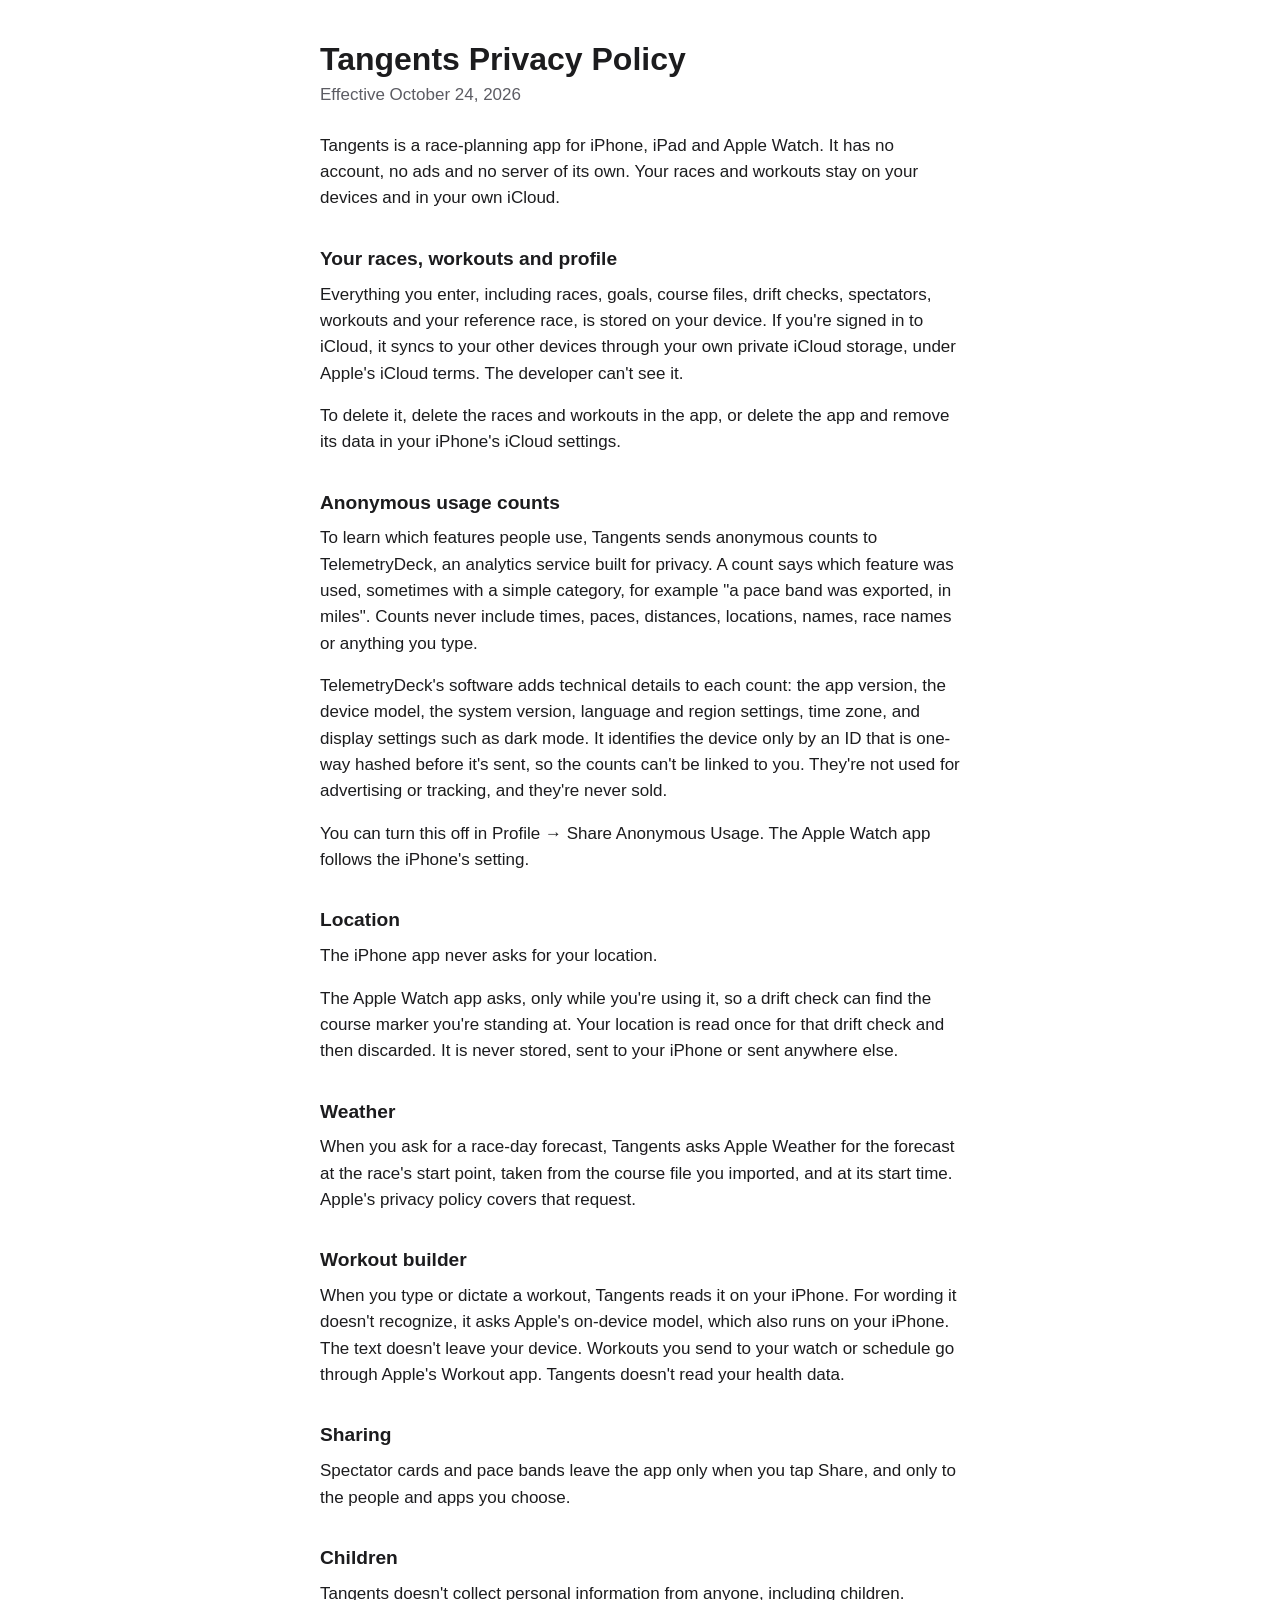
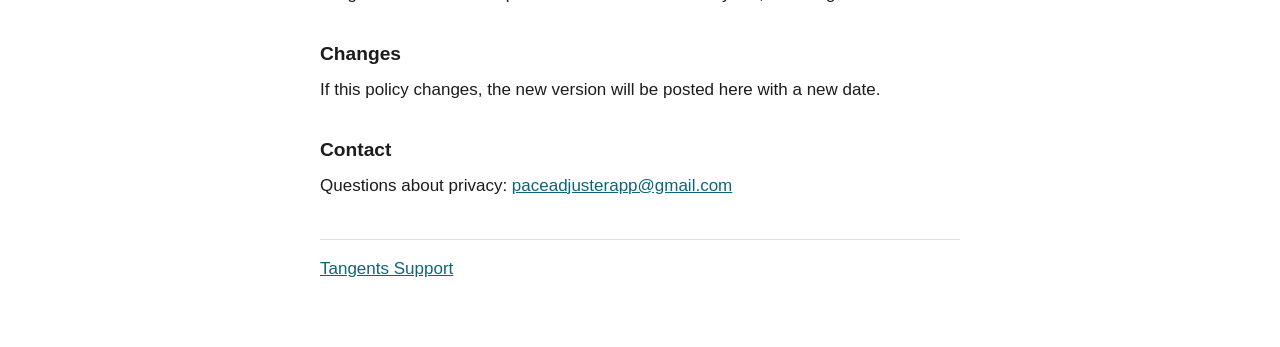
<file: index.html>
<!doctype html>
<html lang="en">
<head>
  <meta charset="utf-8">
  <meta name="viewport" content="width=device-width, initial-scale=1">
  <title>Tangents Privacy Policy</title>
  <link rel="stylesheet" href="style.css">
</head>
<body>
<main>
  <h1>Tangents Privacy Policy</h1>
  <p class="updated">Effective October 24, 2026</p>

  <p>Tangents is a race-planning app for iPhone, iPad and Apple Watch. It has no account, no ads and no server of its own. Your races and workouts stay on your devices and in your own iCloud.</p>

  <h2>Your races, workouts and profile</h2>
  <p>Everything you enter, including races, goals, course files, drift checks, spectators, workouts and your reference race, is stored on your device. If you're signed in to iCloud, it syncs to your other devices through your own private iCloud storage, under Apple's iCloud terms. The developer can't see it.</p>
  <p>To delete it, delete the races and workouts in the app, or delete the app and remove its data in your iPhone's iCloud settings.</p>

  <h2>Anonymous usage counts</h2>
  <p>To learn which features people use, Tangents sends anonymous counts to TelemetryDeck, an analytics service built for privacy. A count says which feature was used, sometimes with a simple category, for example "a pace band was exported, in miles". Counts never include times, paces, distances, locations, names, race names or anything you type.</p>
  <p>TelemetryDeck's software adds technical details to each count: the app version, the device model, the system version, language and region settings, time zone, and display settings such as dark mode. It identifies the device only by an ID that is one-way hashed before it's sent, so the counts can't be linked to you. They're not used for advertising or tracking, and they're never sold.</p>
  <p>You can turn this off in Profile → Share Anonymous Usage. The Apple Watch app follows the iPhone's setting.</p>

  <h2>Location</h2>
  <p>The iPhone app never asks for your location.</p>
  <p>The Apple Watch app asks, only while you're using it, so a drift check can find the course marker you're standing at. Your location is read once for that drift check and then discarded. It is never stored, sent to your iPhone or sent anywhere else.</p>

  <h2>Weather</h2>
  <p>When you ask for a race-day forecast, Tangents asks Apple Weather for the forecast at the race's start point, taken from the course file you imported, and at its start time. Apple's privacy policy covers that request.</p>

  <h2>Workout builder</h2>
  <p>When you type or dictate a workout, Tangents reads it on your iPhone. For wording it doesn't recognize, it asks Apple's on-device model, which also runs on your iPhone. The text doesn't leave your device. Workouts you send to your watch or schedule go through Apple's Workout app. Tangents doesn't read your health data.</p>

  <h2>Sharing</h2>
  <p>Spectator cards and pace bands leave the app only when you tap Share, and only to the people and apps you choose.</p>

  <h2>Children</h2>
  <p>Tangents doesn't collect personal information from anyone, including children.</p>

  <h2>Changes</h2>
  <p>If this policy changes, the new version will be posted here with a new date.</p>

  <h2>Contact</h2>
  <p>Questions about privacy: <a href="mailto:paceadjusterapp@gmail.com">paceadjusterapp@gmail.com</a></p>

  <nav><a href="support.html">Tangents Support</a></nav>
</main>
</body>
</html>
</file>
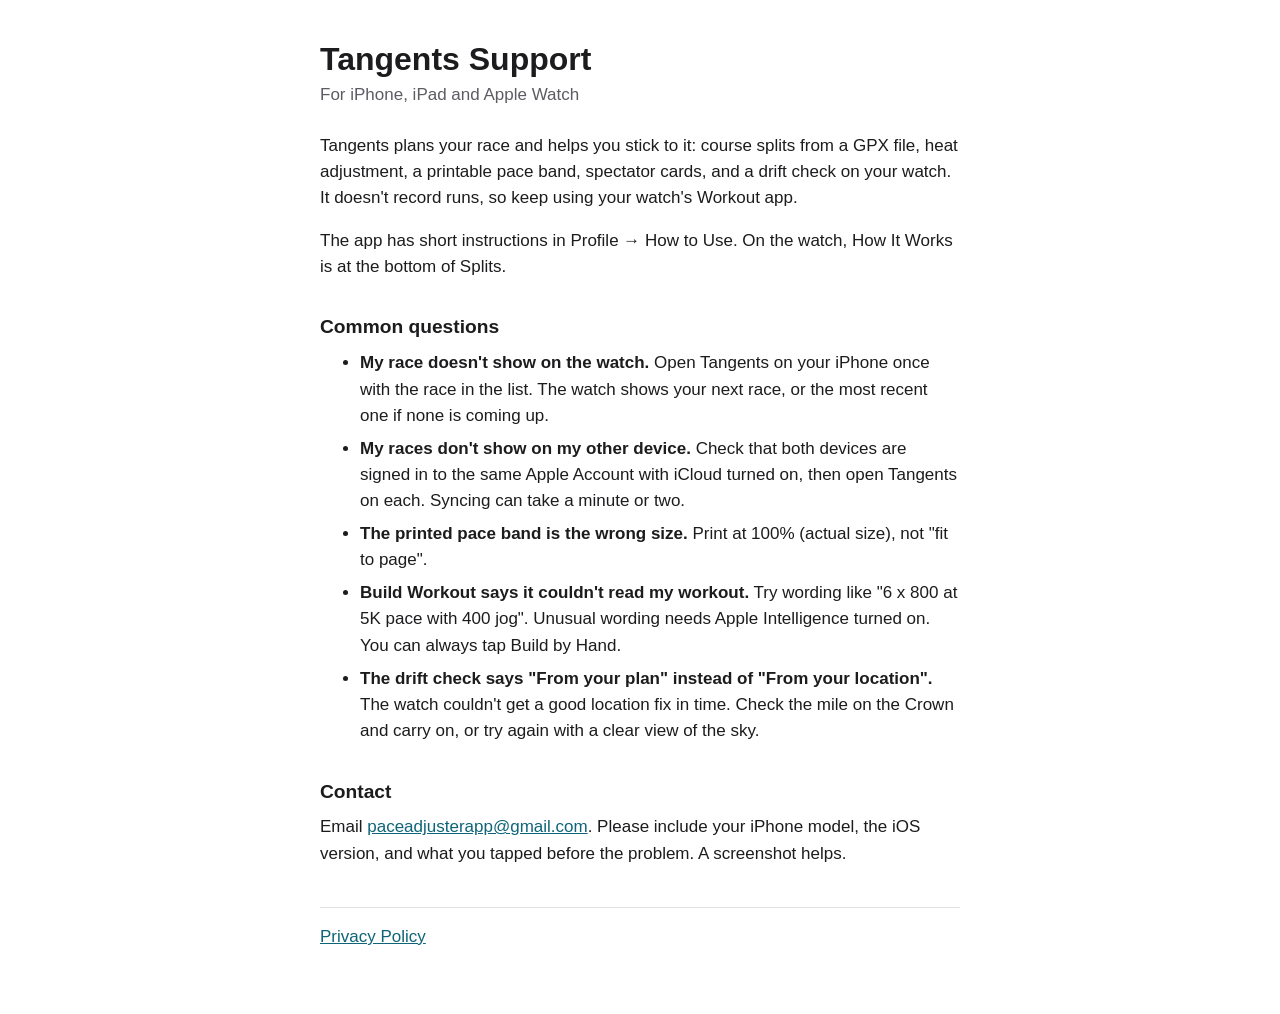
<file: support.html>
<!doctype html>
<html lang="en">
<head>
  <meta charset="utf-8">
  <meta name="viewport" content="width=device-width, initial-scale=1">
  <title>Tangents Support</title>
  <link rel="stylesheet" href="style.css">
</head>
<body>
<main>
  <h1>Tangents Support</h1>
  <p class="updated">For iPhone, iPad and Apple Watch</p>

  <p>Tangents plans your race and helps you stick to it: course splits from a GPX file, heat adjustment, a printable pace band, spectator cards, and a drift check on your watch. It doesn't record runs, so keep using your watch's Workout app.</p>
  <p>The app has short instructions in Profile → How to Use. On the watch, How It Works is at the bottom of Splits.</p>

  <h2>Common questions</h2>
  <ul>
    <li><strong>My race doesn't show on the watch.</strong> Open Tangents on your iPhone once with the race in the list. The watch shows your next race, or the most recent one if none is coming up.</li>
    <li><strong>My races don't show on my other device.</strong> Check that both devices are signed in to the same Apple Account with iCloud turned on, then open Tangents on each. Syncing can take a minute or two.</li>
    <li><strong>The printed pace band is the wrong size.</strong> Print at 100% (actual size), not "fit to page".</li>
    <li><strong>Build Workout says it couldn't read my workout.</strong> Try wording like "6 x 800 at 5K pace with 400 jog". Unusual wording needs Apple Intelligence turned on. You can always tap Build by Hand.</li>
    <li><strong>The drift check says "From your plan" instead of "From your location".</strong> The watch couldn't get a good location fix in time. Check the mile on the Crown and carry on, or try again with a clear view of the sky.</li>
  </ul>

  <h2>Contact</h2>
  <p>Email <a href="mailto:paceadjusterapp@gmail.com?subject=Tangents%20support">paceadjusterapp@gmail.com</a>. Please include your iPhone model, the iOS version, and what you tapped before the problem. A screenshot helps.</p>

  <nav><a href="./">Privacy Policy</a></nav>
</main>
</body>
</html>
</file>
<file: style.css>
:root {
  color-scheme: light dark;
  --text: #1c1c1e;
  --secondary: #5c5c63;
  --background: #ffffff;
  --accent: #0d6577;
  --rule: #e2e2e6;
}

@media (prefers-color-scheme: dark) {
  :root {
    --text: #f2f2f7;
    --secondary: #aeaeb5;
    --background: #000000;
    --accent: #5fc4d4;
    --rule: #2c2c30;
  }
}

body {
  margin: 0;
  background: var(--background);
  color: var(--text);
  font: 17px/1.55 -apple-system, BlinkMacSystemFont, "Helvetica Neue", Helvetica, Arial, sans-serif;
}

main {
  max-width: 40rem;
  margin: 0 auto;
  padding: 2.5rem 1rem 4rem;
}

h1 { font-size: 2rem; line-height: 1.2; margin: 0 0 0.25rem; }
h2 { font-size: 1.2rem; margin: 2rem 0 0.5rem; }
p, ul { margin: 0 0 1rem; }
li { margin-bottom: 0.4rem; }
a { color: var(--accent); }

.updated { color: var(--secondary); margin-bottom: 1.5rem; }

nav {
  border-top: 1px solid var(--rule);
  margin-top: 2.5rem;
  padding-top: 1rem;
  color: var(--secondary);
}
</file>
